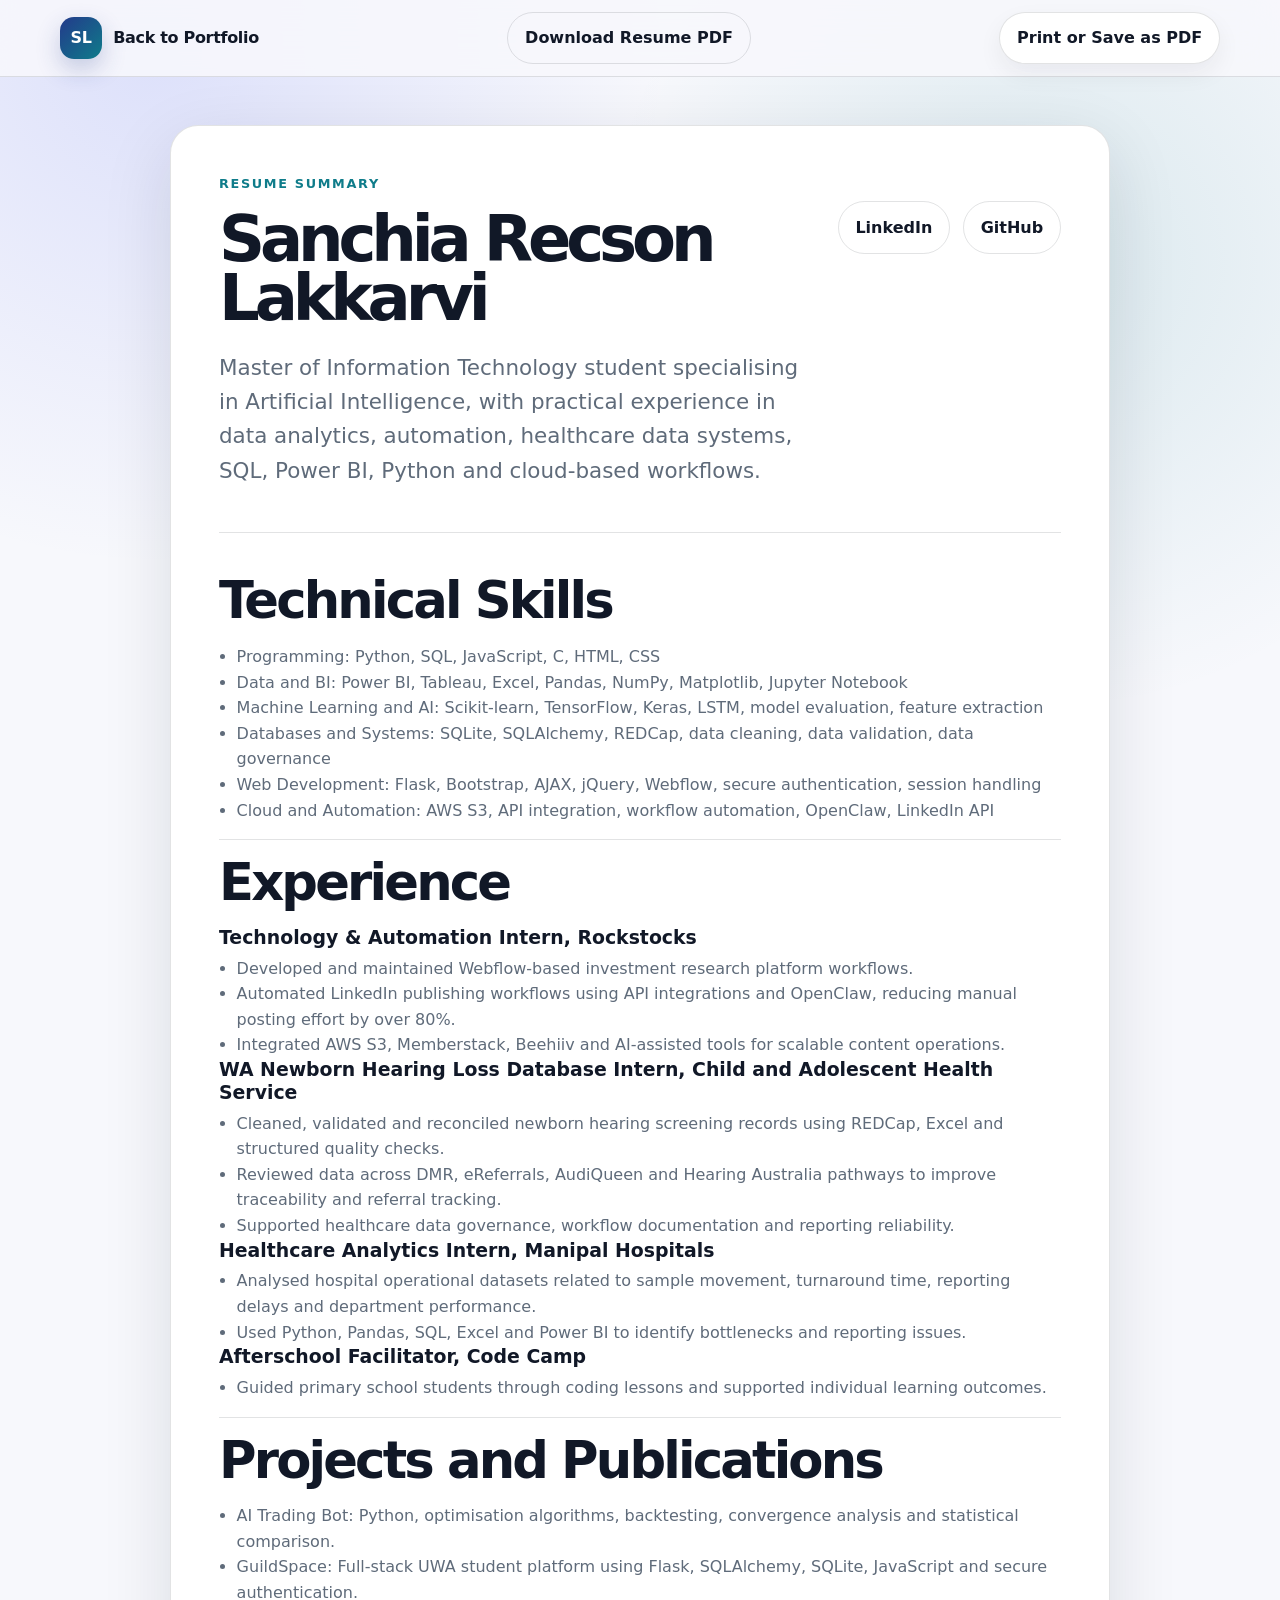
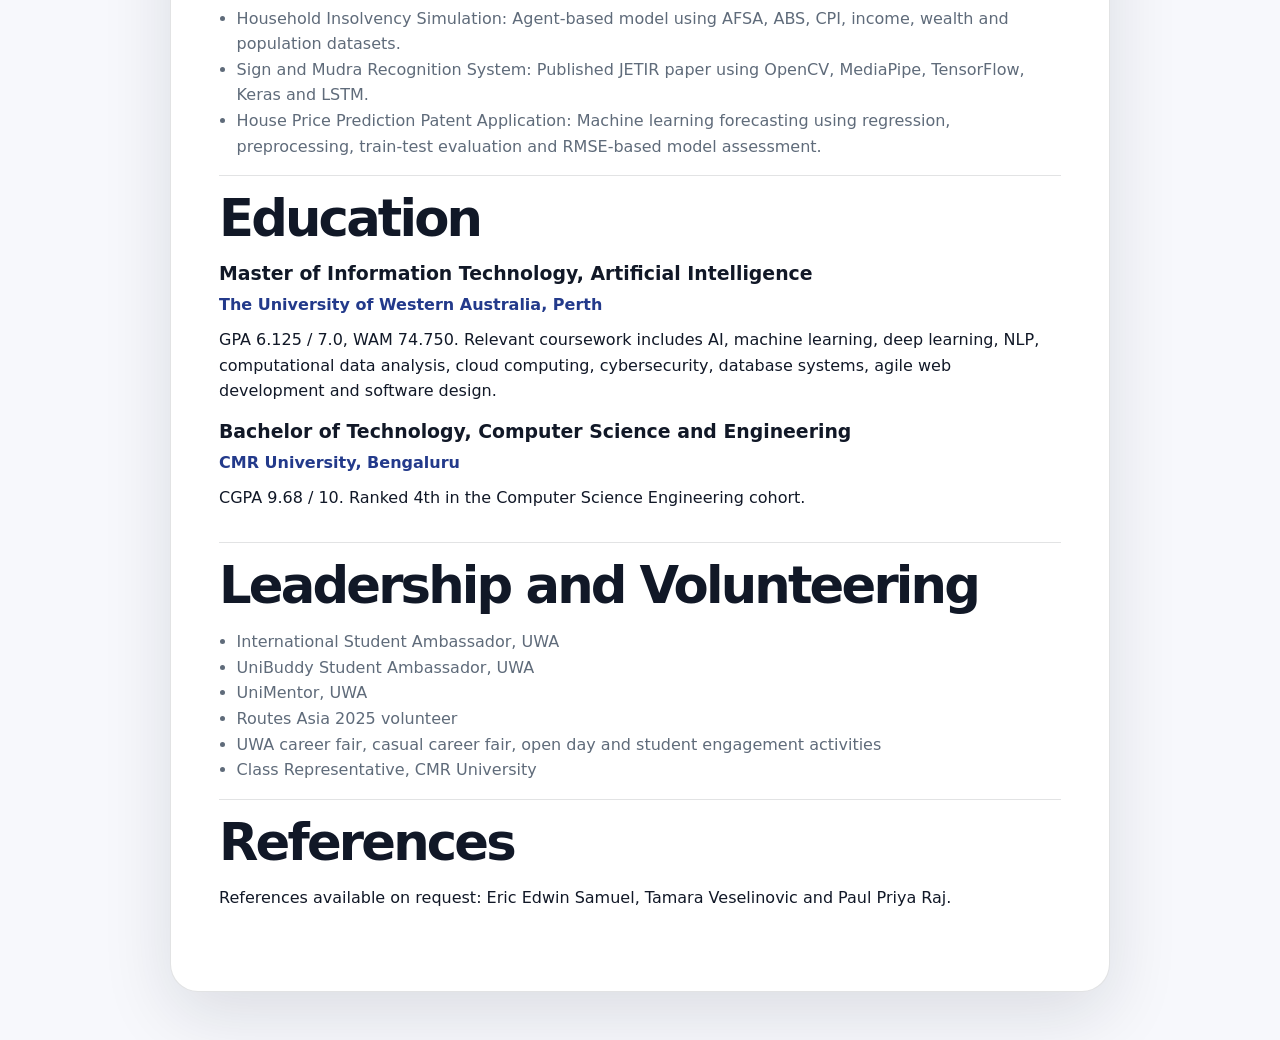
<file: resume.html>
<!doctype html>
<html lang="en">
<head>
  <meta charset="utf-8">
  <meta name="viewport" content="width=device-width, initial-scale=1">
  <title>Resume | Sanchia Recson Lakkarvi</title>
  <meta name="description" content="Public-safe resume summary for Sanchia Recson Lakkarvi, focused on AI, data analytics, automation, healthcare data and software projects.">
  <link rel="stylesheet" href="assets/css/style.css">
</head>
<body class="resume-page">
  <header class="site-header">
    <div class="container nav-wrap">
      <a class="brand" href="index.html"><span class="brand-mark">SL</span><span>Back to Portfolio</span></a>
      <a class="btn ghost" href="assets/docs/Sanchia_Recson_Lakkarvi_Public_Resume.pdf" target="_blank" rel="noopener">Download Resume PDF</a>
      <button class="btn print-btn" onclick="window.print()" type="button">Print or Save as PDF</button>
    </div>
  </header>

  <main class="container">
    <article class="resume-sheet">
      <div class="resume-top">
        <div>
          <p class="eyebrow">Resume summary</p>
          <h1>Sanchia Recson Lakkarvi</h1>
          <p class="hero-lead">Master of Information Technology student specialising in Artificial Intelligence, with practical experience in data analytics, automation, healthcare data systems, SQL, Power BI, Python and cloud-based workflows.</p>
        </div>
        <div class="hero-actions">
          <a class="btn ghost" href="https://www.linkedin.com/in/sanchialakkarvi/" target="_blank" rel="noopener">LinkedIn</a>
          <a class="btn ghost" href="https://github.com/SanchiaLakkarvi" target="_blank" rel="noopener">GitHub</a>
        </div>
      </div>

      <section class="resume-section">
        <h2>Technical Skills</h2>
        <ul class="resume-list">
          <li>Programming: Python, SQL, JavaScript, C, HTML, CSS</li>
          <li>Data and BI: Power BI, Tableau, Excel, Pandas, NumPy, Matplotlib, Jupyter Notebook</li>
          <li>Machine Learning and AI: Scikit-learn, TensorFlow, Keras, LSTM, model evaluation, feature extraction</li>
          <li>Databases and Systems: SQLite, SQLAlchemy, REDCap, data cleaning, data validation, data governance</li>
          <li>Web Development: Flask, Bootstrap, AJAX, jQuery, Webflow, secure authentication, session handling</li>
          <li>Cloud and Automation: AWS S3, API integration, workflow automation, OpenClaw, LinkedIn API</li>
        </ul>
      </section>

      <section class="resume-section">
        <h2>Experience</h2>
        <h3>Technology & Automation Intern, Rockstocks</h3>
        <ul class="resume-list">
          <li>Developed and maintained Webflow-based investment research platform workflows.</li>
          <li>Automated LinkedIn publishing workflows using API integrations and OpenClaw, reducing manual posting effort by over 80%.</li>
          <li>Integrated AWS S3, Memberstack, Beehiiv and AI-assisted tools for scalable content operations.</li>
        </ul>
        <h3>WA Newborn Hearing Loss Database Intern, Child and Adolescent Health Service</h3>
        <ul class="resume-list">
          <li>Cleaned, validated and reconciled newborn hearing screening records using REDCap, Excel and structured quality checks.</li>
          <li>Reviewed data across DMR, eReferrals, AudiQueen and Hearing Australia pathways to improve traceability and referral tracking.</li>
          <li>Supported healthcare data governance, workflow documentation and reporting reliability.</li>
        </ul>
        <h3>Healthcare Analytics Intern, Manipal Hospitals</h3>
        <ul class="resume-list">
          <li>Analysed hospital operational datasets related to sample movement, turnaround time, reporting delays and department performance.</li>
          <li>Used Python, Pandas, SQL, Excel and Power BI to identify bottlenecks and reporting issues.</li>
        </ul>
        <h3>Afterschool Facilitator, Code Camp</h3>
        <ul class="resume-list">
          <li>Guided primary school students through coding lessons and supported individual learning outcomes.</li>
        </ul>
      </section>

      <section class="resume-section projects-section">
        <h2>Projects and Publications</h2>
        <ul class="resume-list">
          <li>AI Trading Bot: Python, optimisation algorithms, backtesting, convergence analysis and statistical comparison.</li>
          <li>GuildSpace: Full-stack UWA student platform using Flask, SQLAlchemy, SQLite, JavaScript and secure authentication.</li>
          <li>Household Insolvency Simulation: Agent-based model using AFSA, ABS, CPI, income, wealth and population datasets.</li>
          <li>Sign and Mudra Recognition System: Published JETIR paper using OpenCV, MediaPipe, TensorFlow, Keras and LSTM.</li>
          <li>House Price Prediction Patent Application: Machine learning forecasting using regression, preprocessing, train-test evaluation and RMSE-based model assessment.</li>
        </ul>
      </section>

      <section class="resume-section">
        <h2>Education</h2>
        <h3>Master of Information Technology, Artificial Intelligence</h3>
        <p class="org">The University of Western Australia, Perth</p>
        <p>GPA 6.125 / 7.0, WAM 74.750. Relevant coursework includes AI, machine learning, deep learning, NLP, computational data analysis, cloud computing, cybersecurity, database systems, agile web development and software design.</p>
        <h3>Bachelor of Technology, Computer Science and Engineering</h3>
        <p class="org">CMR University, Bengaluru</p>
        <p>CGPA 9.68 / 10. Ranked 4th in the Computer Science Engineering cohort.</p>
      </section>

      <section class="resume-section">
        <h2>Leadership and Volunteering</h2>
        <ul class="resume-list">
          <li>International Student Ambassador, UWA</li>
          <li>UniBuddy Student Ambassador, UWA</li>
          <li>UniMentor, UWA</li>
          <li>Routes Asia 2025 volunteer</li>
          <li>UWA career fair, casual career fair, open day and student engagement activities</li>
          <li>Class Representative, CMR University</li>
        </ul>
      </section>

      <section class="resume-section">
        <h2>References</h2>
        <p>References available on request: Eric Edwin Samuel, Tamara Veselinovic and Paul Priya Raj.</p>
      </section>
    </article>
  </main>
</body>
</html>
</file>
<file: assets/css/style.css>
:root {
  --bg: #f7f8fc;
  --surface: #ffffff;
  --surface-2: #eef2ff;
  --text: #111827;
  --muted: #5f6b7a;
  --line: rgba(17, 24, 39, 0.12);
  --primary: #233a8b;
  --primary-2: #5d6df3;
  --accent: #0f7c8a;
  --shadow: 0 22px 70px rgba(17, 24, 39, 0.12);
  --radius-xl: 30px;
  --radius: 18px;
  --container: 1160px;
}

[data-theme="dark"] {
  --bg: #080d19;
  --surface: #111827;
  --surface-2: #172036;
  --text: #f8fafc;
  --muted: #b8c2d1;
  --line: rgba(248, 250, 252, 0.14);
  --primary: #8da2ff;
  --primary-2: #b6c5ff;
  --accent: #5dd3df;
  --shadow: 0 22px 70px rgba(0, 0, 0, 0.4);
}

* { box-sizing: border-box; }
html { scroll-behavior: smooth; }
body {
  margin: 0;
  font-family: Inter, ui-sans-serif, system-ui, -apple-system, BlinkMacSystemFont, "Segoe UI", sans-serif;
  color: var(--text);
  background:
    radial-gradient(circle at 12% 2%, rgba(93, 109, 243, 0.17), transparent 32rem),
    radial-gradient(circle at 82% 10%, rgba(15, 124, 138, 0.12), transparent 28rem),
    var(--bg);
  line-height: 1.6;
}

a { color: inherit; text-decoration: none; }
img { max-width: 100%; display: block; }
button, input, textarea { font: inherit; }

.skip-link {
  position: absolute;
  left: 1rem;
  top: -5rem;
  background: var(--surface);
  color: var(--text);
  padding: .75rem 1rem;
  border-radius: 999px;
  z-index: 1000;
}
.skip-link:focus { top: 1rem; }

.container {
  width: min(var(--container), calc(100% - 2rem));
  margin: 0 auto;
}

.site-header {
  position: sticky;
  top: 0;
  z-index: 100;
  backdrop-filter: blur(18px);
  background: color-mix(in srgb, var(--bg) 88%, transparent);
  border-bottom: 1px solid var(--line);
}
.nav-wrap {
  display: flex;
  justify-content: space-between;
  align-items: center;
  min-height: 76px;
  gap: 1.2rem;
}
.brand {
  display: inline-flex;
  align-items: center;
  gap: .7rem;
  font-weight: 800;
  letter-spacing: -0.02em;
}
.brand-mark {
  width: 42px;
  height: 42px;
  display: grid;
  place-items: center;
  border-radius: 14px;
  color: white;
  background: linear-gradient(135deg, var(--primary), var(--accent));
  box-shadow: 0 10px 24px rgba(35, 58, 139, 0.24);
}
.nav { display: flex; align-items: center; gap: .3rem; }
.nav a, .theme-toggle {
  padding: .62rem .78rem;
  border-radius: 999px;
  color: var(--muted);
  border: 0;
  background: transparent;
  cursor: pointer;
}
.nav a:hover, .theme-toggle:hover { color: var(--text); background: var(--surface-2); }
.nav-toggle {
  display: none;
  width: 44px;
  height: 44px;
  border: 1px solid var(--line);
  border-radius: 14px;
  background: var(--surface);
  cursor: pointer;
}
.nav-toggle span {
  display: block;
  width: 20px;
  height: 2px;
  background: var(--text);
  margin: 5px auto;
  border-radius: 999px;
}

.section-pad { padding: 92px 0; }
.hero { padding-top: 112px; }
.hero-grid {
  display: grid;
  grid-template-columns: minmax(0, 1.25fr) minmax(330px, .75fr);
  gap: 2rem;
  align-items: center;
}
.eyebrow, .section-label {
  margin: 0 0 1rem;
  color: var(--accent);
  font-weight: 800;
  text-transform: uppercase;
  font-size: .8rem;
  letter-spacing: .13em;
}
h1, h2, h3, h4, p { margin-top: 0; }
h1 {
  font-size: clamp(3rem, 8vw, 6rem);
  line-height: .92;
  letter-spacing: -0.08em;
  margin-bottom: 1.4rem;
}
h2 {
  font-size: clamp(2rem, 4vw, 3.4rem);
  line-height: 1.05;
  letter-spacing: -0.055em;
  margin-bottom: 1rem;
}
h3 { font-size: 1.18rem; line-height: 1.2; margin-bottom: .45rem; }
h4 { margin-bottom: .4rem; }
.hero-lead {
  font-size: clamp(1.08rem, 2vw, 1.34rem);
  color: var(--muted);
  max-width: 760px;
}
.hero-actions { display: flex; flex-wrap: wrap; gap: .8rem; margin-top: 1.7rem; }
.hero-actions.center { justify-content: center; }
.btn {
  display: inline-flex;
  justify-content: center;
  align-items: center;
  min-height: 46px;
  padding: .78rem 1.05rem;
  border-radius: 999px;
  border: 1px solid var(--line);
  background: var(--surface);
  font-weight: 800;
  color: var(--text);
  box-shadow: 0 10px 24px rgba(17, 24, 39, 0.06);
}
.btn:hover { transform: translateY(-2px); box-shadow: var(--shadow); }
.btn.primary {
  color: white;
  background: linear-gradient(135deg, var(--primary), var(--primary-2));
  border-color: transparent;
}
.btn.ghost { background: transparent; box-shadow: none; }
.metric-strip {
  display: grid;
  grid-template-columns: repeat(3, minmax(0, 1fr));
  gap: .8rem;
  margin-top: 2.1rem;
}
.metric-strip div {
  background: color-mix(in srgb, var(--surface) 78%, transparent);
  border: 1px solid var(--line);
  border-radius: 18px;
  padding: 1rem;
}
.metric-strip strong { display: block; font-size: 1.6rem; line-height: 1; }
.metric-strip span { display: block; margin-top: .35rem; color: var(--muted); font-size: .88rem; }
.hero-card {
  background: linear-gradient(180deg, color-mix(in srgb, var(--surface) 96%, transparent), color-mix(in srgb, var(--surface-2) 55%, transparent));
  border: 1px solid var(--line);
  border-radius: var(--radius-xl);
  padding: 1rem;
  box-shadow: var(--shadow);
}
.profile-frame {
  aspect-ratio: 1/1.08;
  border-radius: 26px;
  overflow: hidden;
  background: var(--surface-2);
}
.profile-frame img { width: 100%; height: 100%; object-fit: contain; object-position: center center; background: #fff; }
.hero-card-body { padding: 1.2rem .4rem .4rem; }
.hero-card-body h2 { font-size: 1.35rem; letter-spacing: -0.03em; }
.hero-card-body p { color: var(--muted); }
.availability {
  display: inline-flex;
  padding: .5rem .75rem;
  border-radius: 999px;
  background: var(--surface-2);
  color: var(--primary);
  font-weight: 800;
  font-size: .9rem;
}

.role-strip { border-block: 1px solid var(--line); background: var(--surface); overflow: hidden; }
.role-marquee {
  display: flex;
  gap: .7rem;
  flex-wrap: wrap;
  padding: 1rem 0;
}
.role-marquee span, .tags span {
  display: inline-flex;
  align-items: center;
  border: 1px solid var(--line);
  background: var(--surface-2);
  border-radius: 999px;
  padding: .42rem .7rem;
  font-size: .86rem;
  color: var(--text);
}

.split {
  display: grid;
  grid-template-columns: .8fr 1.2fr;
  gap: 3rem;
}
.prose { color: var(--muted); font-size: 1.05rem; }
.prose.narrow { max-width: 640px; }
.focus-grid {
  display: grid;
  grid-template-columns: repeat(2, minmax(0, 1fr));
  gap: 1rem;
  margin-top: 1.4rem;
}
.focus-card, .skill-card, .reference-card, .recognition-card, .edu-card, .course-panel, .dashboard-card, .timeline-card, .project-card, .contact-card {
  border: 1px solid var(--line);
  background: color-mix(in srgb, var(--surface) 96%, transparent);
  border-radius: var(--radius);
}
.focus-card { padding: 1.1rem; }
.focus-card p { margin: 0; color: var(--muted); }
.alt { background: color-mix(in srgb, var(--surface) 54%, transparent); }
.section-head { max-width: 760px; margin-bottom: 2rem; }
.row-head { max-width: none; display: flex; justify-content: space-between; gap: 1.5rem; align-items: end; }
.timeline { display: grid; gap: 1rem; }
.timeline-item {
  display: grid;
  grid-template-columns: 160px 1fr;
  gap: 1.2rem;
}
.time { color: var(--muted); font-weight: 800; padding-top: 1.2rem; }
.timeline-card { padding: 1.25rem; position: relative; overflow: hidden; }
.timeline-card:before {
  content: "";
  position: absolute;
  inset: 0 auto 0 0;
  width: 5px;
  background: linear-gradient(var(--primary), var(--accent));
  opacity: .65;
}
.feature-border { box-shadow: var(--shadow); }
.org { color: var(--primary); font-weight: 800; margin-bottom: .6rem; }
.timeline-card p:not(.org), .project-card p, .recognition-card p, .edu-card p, .course-panel p, .dashboard-note p { color: var(--muted); }
.tags { display: flex; flex-wrap: wrap; gap: .48rem; margin-top: .9rem; }
.text-link, .card-link {
  display: inline-flex;
  margin-top: .95rem;
  color: var(--primary);
  font-weight: 900;
  border-bottom: 2px solid color-mix(in srgb, var(--primary) 45%, transparent);
}
.text-link:hover, .card-link:hover { color: var(--accent); }
.filters { display: flex; gap: .5rem; flex-wrap: wrap; }
.filter-btn {
  border: 1px solid var(--line);
  background: var(--surface);
  color: var(--muted);
  padding: .62rem .8rem;
  border-radius: 999px;
  cursor: pointer;
  font-weight: 800;
}
.filter-btn.active, .filter-btn:hover { color: white; background: var(--primary); }
.project-grid {
  display: grid;
  grid-template-columns: repeat(3, minmax(0, 1fr));
  gap: 1rem;
}
.project-card { padding: 1.2rem; display: flex; flex-direction: column; min-height: 360px; }
.project-card.hidden { display: none; }
.project-top {
  display: flex;
  justify-content: space-between;
  gap: 1rem;
  color: var(--accent);
  font-size: .78rem;
  font-weight: 900;
  text-transform: uppercase;
  letter-spacing: .08em;
  margin-bottom: 1rem;
}
.project-card .card-link { margin-top: auto; padding-top: 1rem; }
.analytics-grid {
  display: grid;
  grid-template-columns: .85fr 1.15fr;
  gap: 2rem;
  align-items: center;
}
.analytics-list { display: grid; gap: .8rem; margin-top: 1.4rem; }
.analytics-list div {
  display: grid;
  gap: .2rem;
  padding: 1rem;
  border: 1px solid var(--line);
  border-radius: var(--radius);
  background: var(--surface);
}
.analytics-list strong { color: var(--text); }
.analytics-list span { color: var(--muted); }
.dashboard-card { overflow: hidden; box-shadow: var(--shadow); }
.dashboard-card img { width: 100%; }
.dashboard-note { padding: 1rem; }
.skills-layout {
  display: grid;
  grid-template-columns: repeat(3, minmax(0, 1fr));
  gap: 1rem;
}
.skill-card { padding: 1.15rem; }
.skill-card p { color: var(--muted); margin-bottom: 0; }
.education-grid {
  display: grid;
  grid-template-columns: .95fr 1.05fr;
  gap: 1.4rem;
}
.edu-card { padding: 1.2rem; margin-top: 1rem; }
.course-panel { padding: 1.4rem; }
.course-groups { display: grid; gap: 1rem; }
.course-groups div {
  padding: 1rem;
  background: var(--surface-2);
  border-radius: var(--radius);
}
.course-groups p { margin: 0; color: var(--muted); }
.recognition-grid {
  display: grid;
  grid-template-columns: 1.4fr 1fr 1fr;
  gap: 1rem;
}
.recognition-card { padding: 1.2rem; }
.main-recognition {
  grid-row: span 2;
  background:
    radial-gradient(circle at 20% 12%, color-mix(in srgb, var(--primary) 20%, transparent), transparent 12rem),
    linear-gradient(145deg, color-mix(in srgb, var(--primary) 13%, var(--surface)), var(--surface));
  display: flex;
  flex-direction: column;
  justify-content: space-between;
  min-height: 280px;
}
.recognition-logo {
  width: 76px;
  height: 76px;
  border-radius: 22px;
  display: grid;
  place-items: center;
  margin-bottom: 1rem;
  background: linear-gradient(135deg, var(--primary), var(--accent));
  color: white;
  font-weight: 950;
  letter-spacing: .06em;
  box-shadow: var(--shadow);
}
.impact-list {
  display: grid;
  gap: .55rem;
  margin: 1rem 0 .3rem;
}
.impact-list span {
  display: inline-flex;
  align-items: center;
  border: 1px solid var(--line);
  background: color-mix(in srgb, var(--surface) 70%, transparent);
  border-radius: 999px;
  padding: .45rem .65rem;
  color: var(--text);
  font-weight: 800;
  font-size: .86rem;
}
.projects-section { break-before: page; page-break-before: always; }
.gallery {
  display: grid;
  grid-template-columns: repeat(6, minmax(0, 1fr));
  gap: .75rem;
  margin-top: 1.4rem;
}
.gallery-item {
  position: relative;
  border: 0;
  background: transparent;
  border-radius: var(--radius);
  padding: 0;
  cursor: zoom-in;
  overflow: hidden;
  aspect-ratio: 1;
}
.gallery-item img { width: 100%; height: 100%; object-fit: cover; transition: transform .35s ease; }
.gallery-item:hover img { transform: scale(1.06); }
.gallery-item span {
  position: absolute;
  inset: auto .55rem .55rem .55rem;
  color: #fff;
  background: rgba(0,0,0,.56);
  border-radius: 999px;
  padding: .36rem .6rem;
  font-size: .76rem;
  font-weight: 800;
}
.linkedin-grid {
  display: grid;
  grid-template-columns: repeat(2, minmax(0, 1fr));
  gap: 1rem;
  align-items: start;
}
.embed-wrap {
  border: 1px solid var(--line);
  background: var(--surface);
  border-radius: var(--radius-xl);
  padding: .8rem;
  overflow: auto;
  max-height: 720px;
  box-shadow: var(--shadow);
}
.embed-wrap iframe { max-width: 100%; width: 100%; border-radius: 16px; }
.embed-wrap.tall { max-height: 720px; }
.reference-grid {
  display: grid;
  grid-template-columns: repeat(3, minmax(0, 1fr));
  gap: 1rem;
}
.reference-card { padding: 1.2rem; }
.reference-card p { margin-bottom: 0; color: var(--muted); }
.contact-section { padding-top: 40px; }
.contact-card {
  text-align: center;
  padding: clamp(2rem, 5vw, 4rem);
  background:
    radial-gradient(circle at 20% 0%, rgba(93,109,243,.2), transparent 22rem),
    radial-gradient(circle at 80% 100%, rgba(15,124,138,.15), transparent 22rem),
    var(--surface);
  box-shadow: var(--shadow);
}
.contact-card p { color: var(--muted); }
.site-footer { padding: 2rem 0; border-top: 1px solid var(--line); color: var(--muted); }
.footer-grid { display: flex; justify-content: space-between; gap: 1rem; }
.footer-grid p { margin: 0; }
.footer-grid a { font-weight: 900; color: var(--primary); }
.lightbox {
  position: fixed;
  inset: 0;
  background: rgba(0,0,0,.82);
  z-index: 1000;
  display: none;
  place-items: center;
  padding: 2rem;
}
.lightbox.open { display: grid; }
.lightbox img {
  max-height: 86vh;
  max-width: min(1100px, 96vw);
  border-radius: 18px;
  box-shadow: 0 20px 80px rgba(0,0,0,.55);
}
.lightbox-close {
  position: fixed;
  top: 1rem;
  right: 1rem;
  border: 1px solid rgba(255,255,255,.3);
  background: rgba(255,255,255,.12);
  color: #fff;
  padding: .7rem 1rem;
  border-radius: 999px;
  cursor: pointer;
  font-weight: 800;
}


/* Detailed coursework roadmap */
.course-summary {
  border: 1px solid var(--line);
  border-radius: var(--radius-xl);
  padding: 1.4rem;
  background:
    radial-gradient(circle at 0% 0%, color-mix(in srgb, var(--primary) 14%, transparent), transparent 18rem),
    var(--surface);
  box-shadow: var(--shadow);
}
.course-summary p { color: var(--muted); margin: 1rem 0 0; }
.learning-pills {
  display: flex;
  flex-wrap: wrap;
  gap: .55rem;
  margin-top: .9rem;
}
.learning-pills span {
  border: 1px solid var(--line);
  border-radius: 999px;
  padding: .45rem .7rem;
  background: var(--surface-2);
  color: var(--text);
  font-size: .86rem;
  font-weight: 800;
}
.coursework-block { margin-top: 2.4rem; }
.semester-roadmap { display: grid; gap: 1.1rem; }
.semester-card {
  position: relative;
  border: 1px solid var(--line);
  border-radius: var(--radius-xl);
  background: color-mix(in srgb, var(--surface) 96%, transparent);
  padding: clamp(1rem, 2.4vw, 1.5rem);
  overflow: hidden;
}
.semester-card:before {
  content: "";
  position: absolute;
  inset: 0 auto 0 0;
  width: 7px;
  background: linear-gradient(180deg, var(--primary), var(--accent));
  opacity: .76;
}
.highlight-semester {
  box-shadow: var(--shadow);
  background: linear-gradient(145deg, color-mix(in srgb, var(--primary) 10%, var(--surface)), var(--surface));
}
.future-semester {
  background: linear-gradient(145deg, color-mix(in srgb, var(--accent) 10%, var(--surface)), var(--surface));
}
.semester-head {
  padding-left: .45rem;
  margin-bottom: 1rem;
}
.semester-head span {
  display: inline-flex;
  border: 1px solid var(--line);
  border-radius: 999px;
  padding: .35rem .6rem;
  background: var(--surface-2);
  color: var(--primary);
  font-size: .78rem;
  font-weight: 900;
  text-transform: uppercase;
  letter-spacing: .08em;
  margin-bottom: .7rem;
}
.semester-head h3 { font-size: 1.35rem; margin-bottom: 0; }
.unit-grid {
  display: grid;
  grid-template-columns: repeat(2, minmax(0, 1fr));
  gap: .9rem;
}
.unit-grid.one-col { grid-template-columns: 1fr; }
.unit-card {
  border: 1px solid var(--line);
  border-radius: var(--radius);
  padding: 1rem;
  background: color-mix(in srgb, var(--surface) 86%, var(--surface-2));
}
.unit-code {
  display: inline-flex;
  margin: 0 0 .55rem;
  color: var(--accent);
  font-weight: 950;
  letter-spacing: .06em;
  text-transform: uppercase;
  font-size: .78rem;
}
.unit-card h4 { font-size: 1.05rem; margin-bottom: .55rem; }
.unit-card p { color: var(--muted); margin-bottom: .7rem; }
.unit-card .unit-project {
  border-left: 3px solid var(--primary);
  padding-left: .75rem;
  color: var(--text);
  background: color-mix(in srgb, var(--surface-2) 58%, transparent);
  border-radius: 0 12px 12px 0;
  padding-top: .55rem;
  padding-bottom: .55rem;
}

.resume-page .site-header { position: static; }
.resume-sheet {
  max-width: 940px;
  margin: 3rem auto;
  background: var(--surface);
  border: 1px solid var(--line);
  border-radius: 28px;
  padding: clamp(1.4rem, 4vw, 3rem);
  box-shadow: var(--shadow);
}
.resume-top {
  display: grid;
  grid-template-columns: 1fr auto;
  gap: 1rem;
  align-items: start;
  border-bottom: 1px solid var(--line);
  padding-bottom: 1.4rem;
  margin-bottom: 1.6rem;
}
.resume-top h1 { font-size: clamp(2.4rem, 5vw, 4.4rem); }
.resume-section { padding: 1rem 0; border-bottom: 1px solid var(--line); }
.resume-section:last-child { border-bottom: 0; }
.resume-list { margin: 0; padding-left: 1.1rem; color: var(--muted); }
.print-btn { margin-top: 0; }

@media (max-width: 980px) {
  .hero-grid, .split, .analytics-grid, .education-grid { grid-template-columns: 1fr; }
  .unit-grid { grid-template-columns: 1fr; }
  .project-grid, .skills-layout { grid-template-columns: repeat(2, minmax(0, 1fr)); }
  .recognition-grid { grid-template-columns: 1fr 1fr; }
  .main-recognition { grid-row: auto; }
  .gallery { grid-template-columns: repeat(3, minmax(0, 1fr)); }
  .metric-strip { grid-template-columns: repeat(2, minmax(0, 1fr)); }
}

@media (max-width: 760px) {
  .nav-toggle { display: block; }
  .nav {
    position: fixed;
    top: 76px;
    left: 1rem;
    right: 1rem;
    display: none;
    flex-direction: column;
    align-items: stretch;
    padding: .7rem;
    background: var(--surface);
    border: 1px solid var(--line);
    border-radius: 22px;
    box-shadow: var(--shadow);
  }
  .nav.open { display: flex; }
  .nav a, .theme-toggle { text-align: left; }
  .section-pad { padding: 64px 0; }
  .hero { padding-top: 72px; }
  .metric-strip, .focus-grid, .project-grid, .skills-layout, .recognition-grid, .linkedin-grid, .reference-grid { grid-template-columns: 1fr; }
  .timeline-item { grid-template-columns: 1fr; gap: .4rem; }
  .time { padding-top: 0; }
  .row-head { display: block; }
  .filters { margin-top: 1rem; }
  .gallery { grid-template-columns: repeat(2, minmax(0, 1fr)); }
  .footer-grid { display: block; }
  .resume-top { grid-template-columns: 1fr; }
}

@media print {
  .site-header, .site-footer, .btn, .print-btn { display: none !important; }
  body { background: white; color: #111827; }
  .resume-sheet { box-shadow: none; border: 0; margin: 0; padding: 0; }
}

/* Recruiter-friendly dashboard preview rendered in HTML/CSS, not as an image */
.live-dashboard {
  padding: 1.05rem;
  background:
    radial-gradient(circle at 0% 0%, color-mix(in srgb, var(--primary) 14%, transparent), transparent 18rem),
    linear-gradient(145deg, color-mix(in srgb, var(--surface) 97%, transparent), color-mix(in srgb, var(--surface-2) 65%, transparent));
}
.dashboard-topbar {
  display: flex;
  justify-content: space-between;
  gap: 1rem;
  align-items: start;
  padding: .3rem .3rem 1rem;
}
.dashboard-topbar h3 { margin: .15rem 0 0; font-size: 1.35rem; }
.mini-label {
  color: var(--accent);
  font-weight: 950;
  text-transform: uppercase;
  letter-spacing: .12em;
  font-size: .72rem;
}
.status-pill {
  display: inline-flex;
  border: 1px solid var(--line);
  border-radius: 999px;
  padding: .42rem .62rem;
  color: var(--primary);
  background: var(--surface);
  font-weight: 900;
  font-size: .78rem;
  white-space: nowrap;
}
.kpi-grid {
  display: grid;
  grid-template-columns: repeat(4, minmax(0, 1fr));
  gap: .65rem;
}
.kpi-card {
  border: 1px solid var(--line);
  border-radius: 16px;
  padding: .9rem;
  background: var(--surface);
}
.kpi-card span, .kpi-card small { display: block; color: var(--muted); }
.kpi-card span { font-weight: 800; font-size: .78rem; }
.kpi-card strong { display: block; margin: .28rem 0; font-size: 1.7rem; line-height: 1; color: var(--text); }
.kpi-card small { font-size: .72rem; }
.viz-grid {
  display: grid;
  grid-template-columns: 1fr 1fr;
  gap: .8rem;
  margin-top: .8rem;
}
.viz-panel {
  border: 1px solid var(--line);
  border-radius: 18px;
  background: var(--surface);
  padding: 1rem;
  min-height: 210px;
}
.viz-head {
  display: flex;
  justify-content: space-between;
  align-items: center;
  gap: .8rem;
  margin-bottom: 1rem;
}
.viz-head span { color: var(--muted); font-size: .82rem; font-weight: 800; }
.bar-chart {
  height: 118px;
  display: flex;
  gap: .75rem;
  align-items: end;
  padding: .4rem 0;
}
.bar-chart span {
  flex: 1;
  min-width: 24px;
  height: var(--h);
  border-radius: 10px 10px 4px 4px;
  background: linear-gradient(180deg, var(--primary-2), var(--primary));
  box-shadow: 0 10px 22px color-mix(in srgb, var(--primary) 18%, transparent);
}
.viz-panel p { margin: .85rem 0 0; color: var(--muted); font-size: .92rem; }
.flow-list {
  display: grid;
  gap: .55rem;
  margin-top: .6rem;
}
.flow-list span {
  display: flex;
  align-items: center;
  justify-content: space-between;
  border: 1px solid var(--line);
  border-radius: 999px;
  padding: .55rem .7rem;
  background: var(--surface-2);
  font-weight: 850;
}
.flow-list span:after {
  content: "→";
  color: var(--accent);
  font-weight: 950;
}
.flow-list span:last-child:after { content: "✓"; }
.live-dashboard .dashboard-note {
  margin-top: .8rem;
  border: 1px solid var(--line);
  border-radius: 18px;
  padding: 1rem;
  background: color-mix(in srgb, var(--surface) 84%, var(--surface-2));
}
.live-dashboard .dashboard-note p { margin-bottom: 0; }

@media (max-width: 980px) {
  .kpi-grid { grid-template-columns: repeat(2, minmax(0, 1fr)); }
}

@media (max-width: 760px) {
  .dashboard-topbar { display: block; }
  .status-pill { margin-top: .7rem; }
  .kpi-grid, .viz-grid { grid-template-columns: 1fr; }
}
</file>
